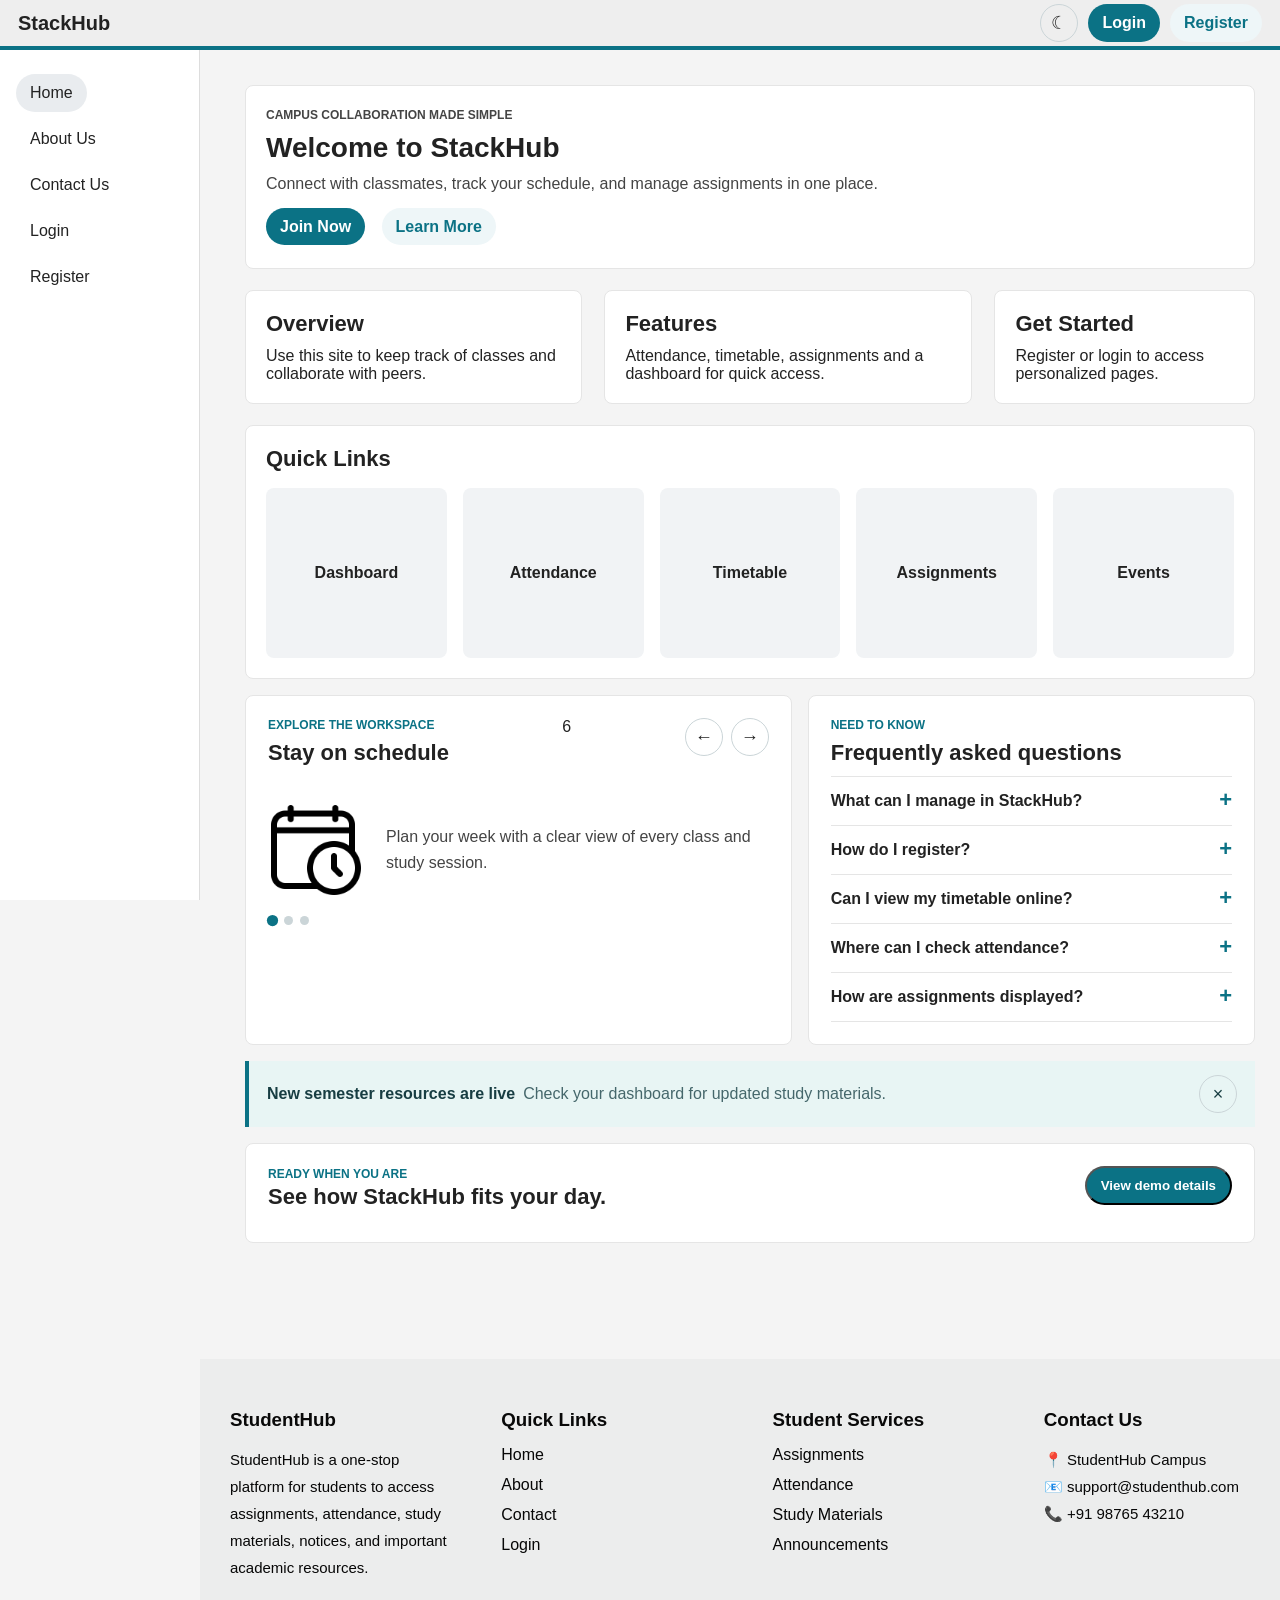
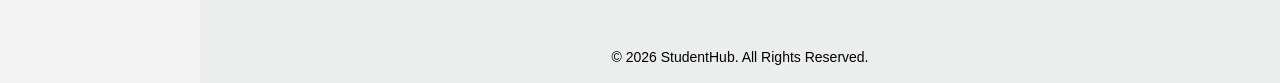
<file: index.html>
<!DOCTYPE html>
<html lang="en">
<head>
    <meta charset="UTF-8">
    <meta name="viewport" content="width=device-width, initial-scale=1.0">
    <link rel="stylesheet" href="style.css">
    <title>StackHub - Home</title>
</head>
<body>

    <header class="topbar">
        <div class="brand">StackHub</div>
        <div class="topbar-actions">
            <button class="icon-btn menu-toggle" type="button" aria-label="Open navigation" aria-expanded="false">&#9776;</button>
            <button class="icon-btn theme-toggle" type="button" aria-label="Switch to dark theme">&#9790;</button>
            <a class="primary-btn" href="login.html">Login</a>
            <a class="secondary-btn" href="reg.html">Register</a>
        </div>
    </header>

     <div class="sidebar">
        <ul class="sidebar-menu">
            <li class="active"><a href="index.html">Home</a></li>
            <li><a href="about.html">About Us</a></li>
            <li><a href="contact.html">Contact Us</a></li>
            <div class="sidebar-divider"></div>
            <li><a href="login.html">Login</a></li>
            <li><a href="reg.html">Register</a></li>
        </ul>
    </div>

    <div class="content homepage-content">
        <section class="hero-card">
            <p class="eyebrow">Campus collaboration made simple</p>
            <h1>Welcome to StackHub</h1>
            <p>Connect with classmates, track your schedule, and manage assignments in one place.</p>
            <div class="action-row">
                <a class="primary-btn" href="reg.html">Join Now</a>
                <a class="secondary-btn" href="about.html">Learn More</a>
            </div>
        </section>

        <section class="info-grid">
            <div class="info-card">
                <h2>Overview</h2>
                <p>Use this site to keep track of classes and collaborate with peers.</p>
            </div>
            <div class="info-card">
                <h2>Features</h2>
                <p>Attendance, timetable, assignments and a dashboard for quick access.</p>
            </div>
            <div class="info-card">
                <h2>Get Started</h2>
                <p>Register or login to access personalized pages.</p>
            </div>
        </section>

        <section class="quick-links">
            <h2>Quick Links</h2>
            <div class="link-row">
                <a href="dash.html">Dashboard</a>
                <a href="attendance.html">Attendance</a>
                <a href="timetable.html">Timetable</a>
                <a href="assignments.html">Assignments</a>
                <a href="events.html">Events</a>
            </div>
        </section>

        <section class="interactive-grid">
            <div class="slider-panel" aria-label="StackHub highlights">
                <div class="section-heading">
                    <div>
                        <p class="eyebrow">Explore the workspace</p>
                        <h2 id="slide-title">Stay on schedule</h2>
                    </div>6
                    
                    <div class="slider-controls">
                        <button class="icon-btn slide-prev" type="button" aria-label="Previous highlight">&#8592;</button>
                        <button class="icon-btn slide-next" type="button" aria-label="Next highlight">&#8594;</button>
                    </div>
                </div>
                <div class="slide" aria-live="polite">
                    <img id="slide-image" src="assets/timetable.png" alt="Timetable icon">
                    <p id="slide-copy">Plan your week with a clear view of every class and study session.</p>
                </div>
                <div class="slide-dots" role="tablist" aria-label="Choose a highlight">
                    <button class="slide-dot is-active" type="button" aria-label="Show highlight 1" aria-selected="true"></button>
                    <button class="slide-dot" type="button" aria-label="Show highlight 2" aria-selected="false"></button>
                    <button class="slide-dot" type="button" aria-label="Show highlight 3" aria-selected="false"></button>
                </div>
            </div>

            <div class="faq-panel">
                <p class="eyebrow">Need to know</p>
                <h2>Frequently asked questions</h2>
                <div id="faq-list" class="faq-list" aria-live="polite"><p class="data-status">Loading FAQs...</p></div>
            </div>
        </section>

        <section class="notice-banner" role="status" aria-labelledby="notice-title">
            <div><strong id="notice-title">Loading notices...</strong><span id="notice-message"></span></div>
            <button class="banner-close icon-btn" type="button" aria-label="Dismiss notification">&times;</button>
        </section>

        <section class="cta-strip">
            <div><p class="eyebrow">Ready when you are</p><h2>See how StackHub fits your day.</h2></div>
            <button class="primary-btn modal-open" type="button">View demo details</button>
        </section>
    </div>

    <div class="modal" role="dialog" aria-modal="true" aria-labelledby="modal-title" hidden>
        <div class="modal-card">
            <button class="modal-close icon-btn" type="button" aria-label="Close dialog">&times;</button>
            <p class="eyebrow">StackHub walkthrough</p>
            <h2 id="modal-title">Everything important, one calm dashboard.</h2>
            <p>Start with your attendance, move to today's timetable, and finish by checking assignment deadlines. The quick links keep those routine actions close at hand.</p>
            <a class="primary-btn" href="reg.html">Create your account</a>
        </div>
    </div>

    <footer class="footer">
        <div class="footer-container">

            <div class="footer-section">
                <h3>StudentHub</h3>
                <p>
                    StudentHub is a one-stop platform for students to access
                    assignments, attendance, study materials, notices, and
                    important academic resources.
                </p>
            </div>

            <div class="footer-section">
                <h3>Quick Links</h3>
                <ul>
                    <li><a href="index.html">Home</a></li>
                    <li><a href="about.html">About</a></li>
                    <li><a href="contact.html">Contact</a></li>
                    <li><a href="login.html">Login</a></li>
                </ul>
            </div>

            <div class="footer-section">
                <h3>Student Services</h3>
                <ul>
                    <li><a href="#">Assignments</a></li>
                    <li><a href="#">Attendance</a></li>
                    <li><a href="#">Study Materials</a></li>
                    <li><a href="#">Announcements</a></li>
                </ul>
            </div>

            <div class="footer-section">
                <h3>Contact Us</h3>
                <p>📍 StudentHub Campus</p>
                <p>📧 support@studenthub.com</p>
                <p>📞 +91 98765 43210</p>
            </div>

        </div>

        <div class="footer-bottom">
            <p>&copy; 2026 StudentHub. All Rights Reserved.</p>
        </div>
    </footer>

        <script src="script.js"></script>

</body>
</html>
</file>
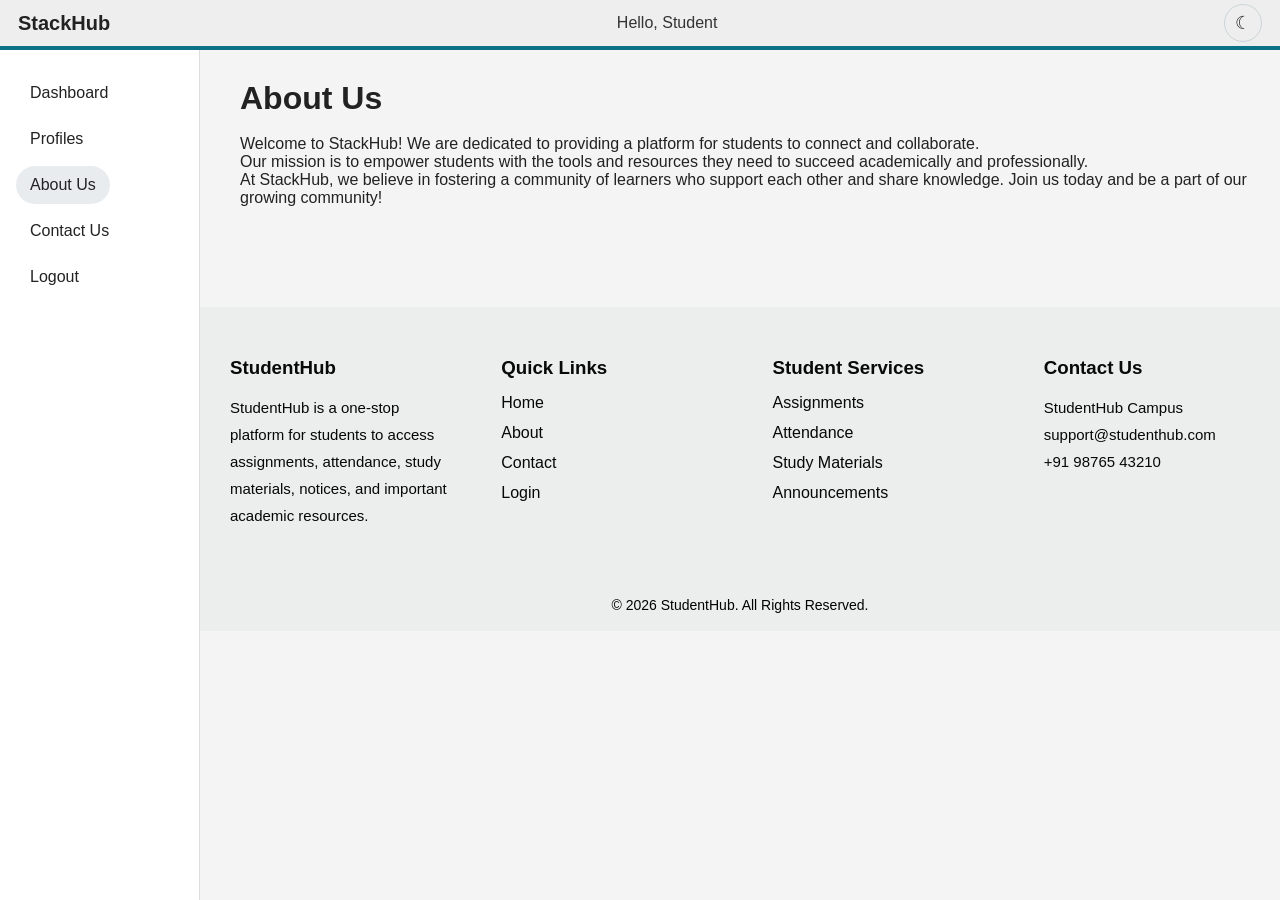
<file: about.html>
<html lang="en">
<head>
            <link rel="stylesheet" href="style.css">

    <meta charset="UTF-8">
    <meta name="viewport" content="width=device-width, initial-scale=1.0">
    <title>StackHub - About Us</title>
</head>
<body>
    <header class="topbar">
        <div class="brand">StackHub</div>
        <div class="user-greet">Hello, Student</div>
    </header>

    <div class="sidebar">
        <ul class="sidebar-menu">
            <li><a href="dash.html">Dashboard</a></li>
            <li><a href="profile.html">Profiles</a></li>
            <li class="active"><a href="about.html">About Us</a></li>
            <li><a href="contact.html">Contact Us</a></li>
            <div class="sidebar-divider"></div>
            <li><a href="index.html">Logout</a></li>
        </ul>
    </div>

    <div class="content">
        <h1>About Us</h1>
        <br>
        <p>Welcome to StackHub! We are dedicated to providing a platform for students to connect and collaborate.</p>
        <p>Our mission is to empower students with the tools and resources they need to succeed academically and professionally.</p>
        <p>At StackHub, we believe in fostering a community of learners who support each other and share knowledge. Join us today and be a part of our growing community!</p>   

    </div>
    <footer class="footer">
        <div class="footer-container">

            <div class="footer-section">
                <h3>StudentHub</h3>
                <p>
                    StudentHub is a one-stop platform for students to access
                    assignments, attendance, study materials, notices, and
                    important academic resources.
                </p>
            </div>

            <div class="footer-section">
                <h3>Quick Links</h3>
                <ul>
                    <li><a href="index.html">Home</a></li>
                    <li><a href="about.html">About</a></li>
                    <li><a href="contact.html">Contact</a></li>
                    <li><a href="login.html">Login</a></li>
                </ul>
            </div>

            <div class="footer-section">
                <h3>Student Services</h3>
                <ul>
                    <li><a href="#">Assignments</a></li>
                    <li><a href="#">Attendance</a></li>
                    <li><a href="#">Study Materials</a></li>
                    <li><a href="#">Announcements</a></li>
                </ul>
            </div>

            <div class="footer-section">
                <h3>Contact Us</h3>
                <p>StudentHub Campus</p>
                <p>support@studenthub.com</p>
                <p>+91 98765 43210</p>
            </div>

        </div>

        <div class="footer-bottom">
            <p>&copy; 2026 StudentHub. All Rights Reserved.</p>
        </div>
    </footer>
        <script src="script.js"></script>

</body>
</html>
</file>
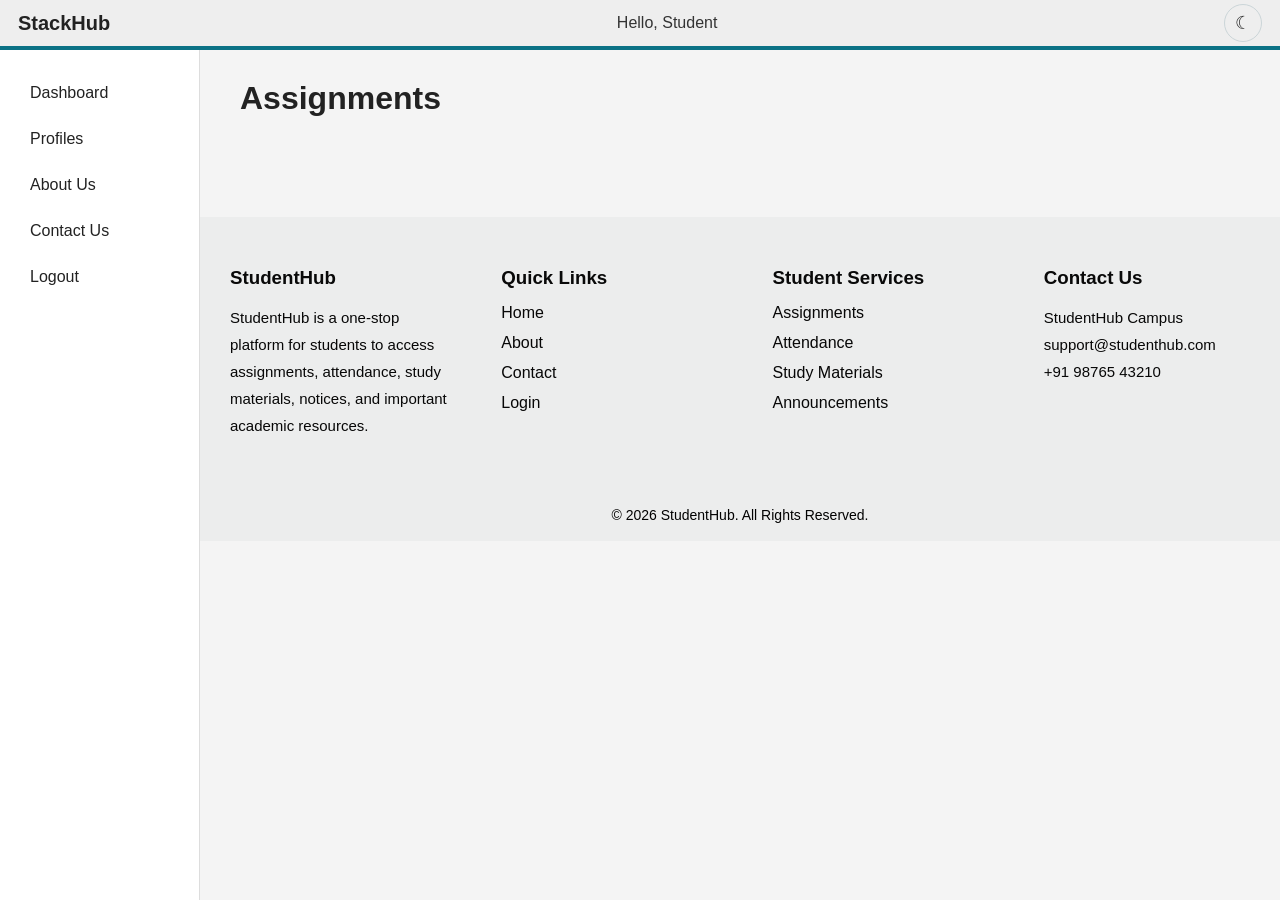
<file: assignments.html>
<html lang="en">
<head>
        <meta charset="UTF-8">
        <meta name="viewport" content="width=device-width, initial-scale=1.0">
        <link rel="stylesheet" href="style.css">
        <title>StackHub - Assignments</title>
</head>
<body>
    <header class="topbar">
        <div class="brand">StackHub</div>
        <div class="user-greet">Hello, Student</div>
    </header>

     <div class="sidebar">
        <ul class="sidebar-menu">
            <li><a href="dash.html">Dashboard</a></li>
            <li><a href="profile.html">Profiles</a></li>
            <li><a href="about.html">About Us</a></li>
            <li><a href="contact.html">Contact Us</a></li>
            <div class="sidebar-divider"></div>
            <li><a href="index.html">Logout</a></li>
        </ul>
    </div>

    <div class="content">
        <h1>Assignments</h1>
    </div>
    <footer class="footer">
        <div class="footer-container">

            <div class="footer-section">
                <h3>StudentHub</h3>
                <p>
                    StudentHub is a one-stop platform for students to access
                    assignments, attendance, study materials, notices, and
                    important academic resources.
                </p>
            </div>

            <div class="footer-section">
                <h3>Quick Links</h3>
                <ul>
                    <li><a href="index.html">Home</a></li>
                    <li><a href="about.html">About</a></li>
                    <li><a href="contact.html">Contact</a></li>
                    <li><a href="login.html">Login</a></li>
                </ul>
            </div>

            <div class="footer-section">
                <h3>Student Services</h3>
                <ul>
                    <li><a href="#">Assignments</a></li>
                    <li><a href="#">Attendance</a></li>
                    <li><a href="#">Study Materials</a></li>
                    <li><a href="#">Announcements</a></li>
                </ul>
            </div>

            <div class="footer-section">
                <h3>Contact Us</h3>
                <p>StudentHub Campus</p>
                <p>support@studenthub.com</p>
                <p>+91 98765 43210</p>
            </div>

        </div>

        <div class="footer-bottom">
            <p>&copy; 2026 StudentHub. All Rights Reserved.</p>
        </div>
    </footer>
        <script src="script.js"></script>

</body>
</html>
</file>
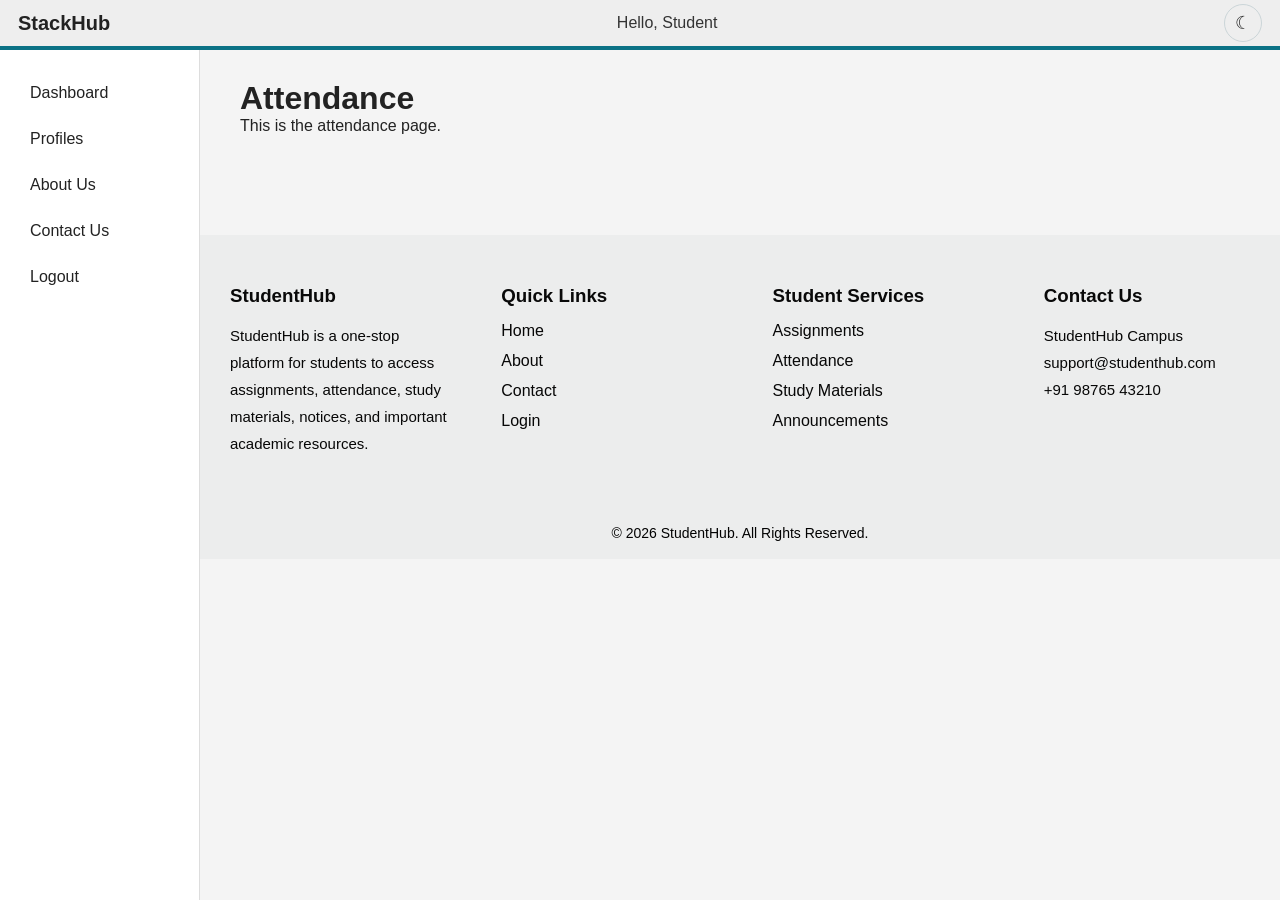
<file: attendance.html>
<html lang="en">
<head>
    <link rel="stylesheet" href="style.css">
    <meta charset="UTF-8">
    <meta name="viewport" content="width=device-width, initial-scale=1.0">
    <title>StackHub - Attendance</title>
</head>
<body>
    <header class="topbar">
        <div class="brand">StackHub</div>
        <div class="user-greet">Hello, Student</div>
    </header>

     <div class="sidebar">
        <ul class="sidebar-menu">
            <li><a href="dash.html">Dashboard</a></li>
            <li><a href="profile.html">Profiles</a></li>
            <li><a href="about.html">About Us</a></li>
            <li><a href="contact.html">Contact Us</a></li>
            <div class="sidebar-divider"></div>
            <li><a href="index.html">Logout</a></li>
        </ul>
    </div>

    <div class="content">
        <h1>Attendance</h1>
        <p>This is the attendance page.</p>
    </div>
    <footer class="footer">
        <div class="footer-container">

            <div class="footer-section">
                <h3>StudentHub</h3>
                <p>
                    StudentHub is a one-stop platform for students to access
                    assignments, attendance, study materials, notices, and
                    important academic resources.
                </p>
            </div>

            <div class="footer-section">
                <h3>Quick Links</h3>
                <ul>
                    <li><a href="index.html">Home</a></li>
                    <li><a href="about.html">About</a></li>
                    <li><a href="contact.html">Contact</a></li>
                    <li><a href="login.html">Login</a></li>
                </ul>
            </div>

            <div class="footer-section">
                <h3>Student Services</h3>
                <ul>
                    <li><a href="#">Assignments</a></li>
                    <li><a href="#">Attendance</a></li>
                    <li><a href="#">Study Materials</a></li>
                    <li><a href="#">Announcements</a></li>
                </ul>
            </div>

            <div class="footer-section">
                <h3>Contact Us</h3>
                <p>StudentHub Campus</p>
                <p>support@studenthub.com</p>
                <p>+91 98765 43210</p>
            </div>

        </div>

        <div class="footer-bottom">
            <p>&copy; 2026 StudentHub. All Rights Reserved.</p>
        </div>
    </footer>

    <script src="script.js"></script>

</body>
</html>
</file>
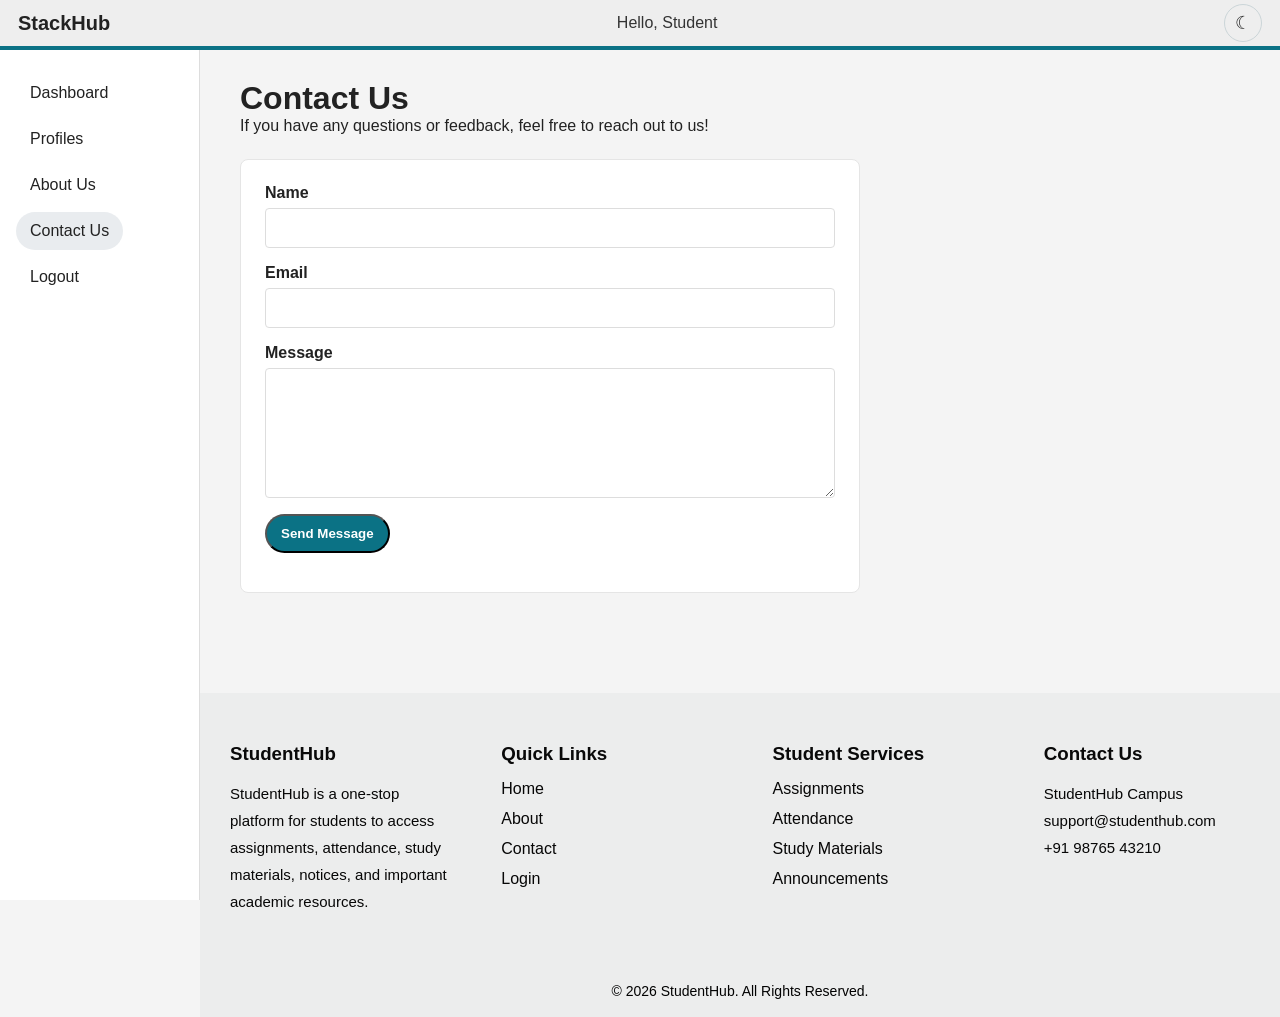
<file: contact.html>
<html lang="en">
<head>
            <link rel="stylesheet" href="style.css">

    <meta charset="UTF-8">
    <meta name="viewport" content="width=device-width, initial-scale=1.0">
    <title>StackHub - Contact Us</title>
</head>
<body>
    <header class="topbar">
        <div class="brand">StackHub</div>
        <div class="user-greet">Hello, Student</div>
    </header>

     <div class="sidebar">
        <ul class="sidebar-menu">
            <li><a href="dash.html">Dashboard</a></li>
            <li><a href="profile.html">Profiles</a></li>
            <li><a href="about.html">About Us</a></li>
            <li class="active"><a href="contact.html">Contact Us</a></li>
            <div class="sidebar-divider"></div>
            <li><a href="index.html">Logout</a></li>
        </ul>
    </div>

    <div class="content">
        <h1>Contact Us</h1>
        <p>If you have any questions or feedback, feel free to reach out to us!</p>
        <form class="contact-form" action="contact.php" method="post">
            <label for="contact-name">Name</label>
            <input type="text" id="contact-name" name="name" maxlength="80" required>

            <label for="contact-email">Email</label>
            <input type="email" id="contact-email" name="email" maxlength="120" required>

            <label for="contact-message">Message</label>
            <textarea id="contact-message" name="message" rows="6" maxlength="1000" required></textarea>

            <button class="primary-btn" type="submit">Send Message</button>
        </form>
    </div>

    <footer class="footer">
        <div class="footer-container">

            <div class="footer-section">
                <h3>StudentHub</h3>
                <p>
                    StudentHub is a one-stop platform for students to access
                    assignments, attendance, study materials, notices, and
                    important academic resources.
                </p>
            </div>

            <div class="footer-section">
                <h3>Quick Links</h3>
                <ul>
                    <li><a href="index.html">Home</a></li>
                    <li><a href="about.html">About</a></li>
                    <li><a href="contact.html">Contact</a></li>
                    <li><a href="login.html">Login</a></li>
                </ul>
            </div>

            <div class="footer-section">
                <h3>Student Services</h3>
                <ul>
                    <li><a href="#">Assignments</a></li>
                    <li><a href="#">Attendance</a></li>
                    <li><a href="#">Study Materials</a></li>
                    <li><a href="#">Announcements</a></li>
                </ul>
            </div>

            <div class="footer-section">
                <h3>Contact Us</h3>
                <p>StudentHub Campus</p>
                <p>support@studenthub.com</p>
                <p>+91 98765 43210</p>
            </div>

        </div>

        <div class="footer-bottom">
            <p>&copy; 2026 StudentHub. All Rights Reserved.</p>
        </div>
    </footer>
    <script src="script.js"></script>

</body>
</html>
</file>
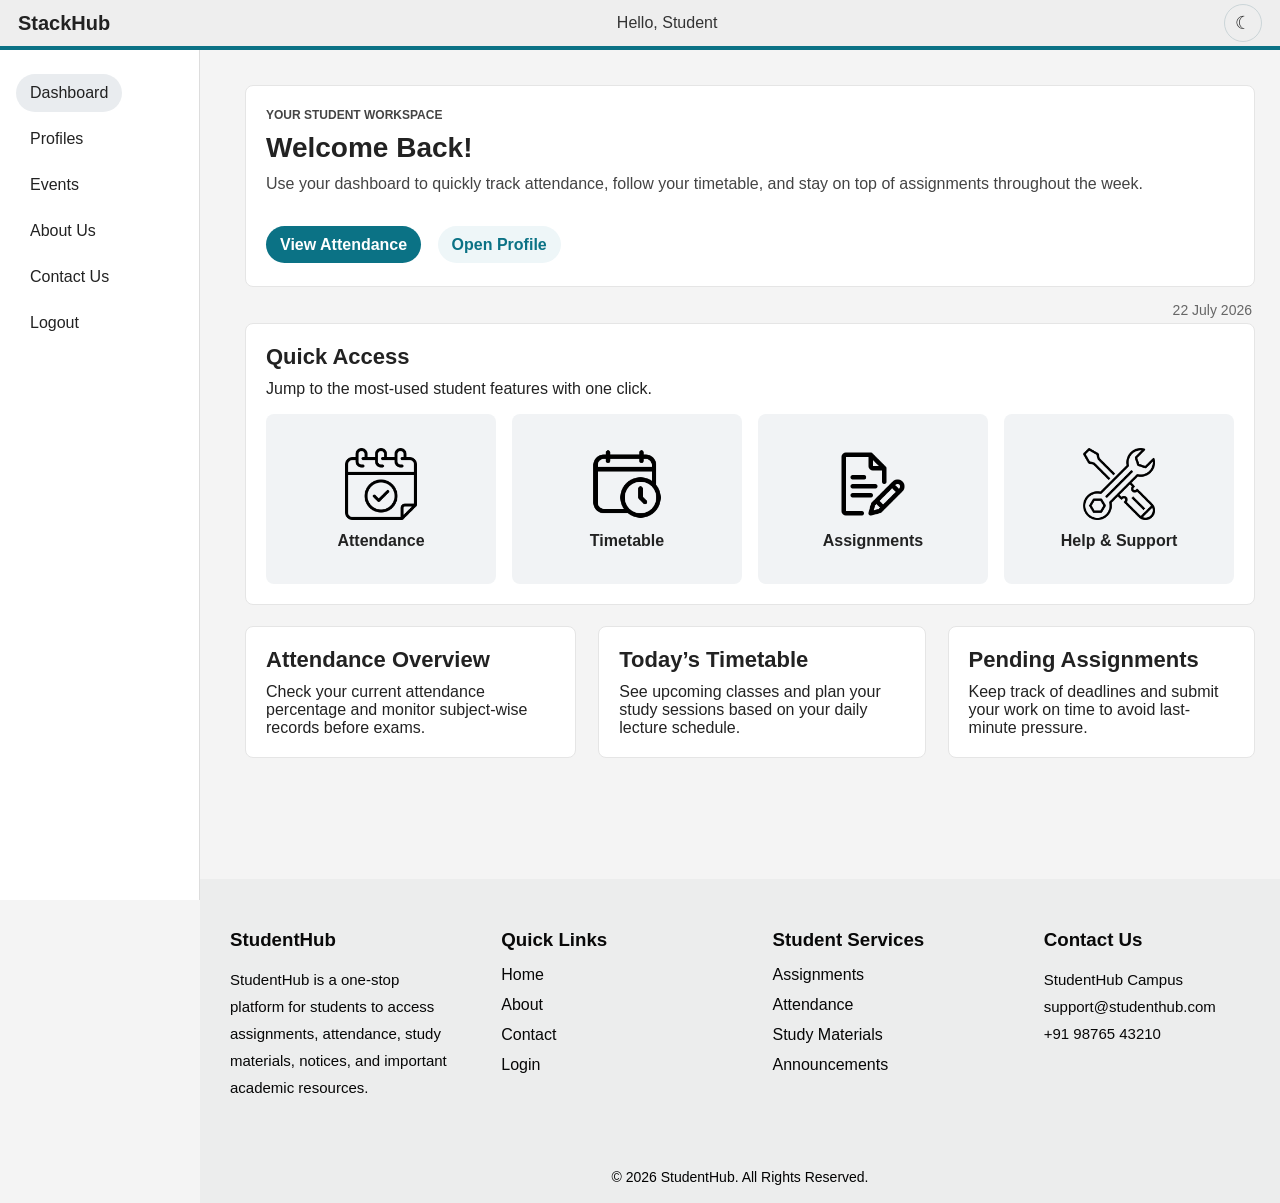
<file: dash.html>
<html lang="en">
<head>
    <link rel="stylesheet" href="style.css">
    <meta charset="UTF-8">
    <meta name="viewport" content="width=device-width, initial-scale=1.0">
    <title>StackHub - Dashboard</title>
</head>
<body>
    <header class="topbar">
        <div class="brand">StackHub</div>
        <div class="user-greet">Hello, Student</div>
    </header>

        <div class="sidebar">
        <ul class="sidebar-menu">
            <li class="active"><a href="dash.html">Dashboard</a></li>
            <li><a href="profile.html">Profiles</a></li>
            <li><a href="events.html">Events</a></li>
            <li><a href="about.html">About Us</a></li>
            <li><a href="contact.html">Contact Us</a></li>
            <div class="sidebar-divider"></div>
            <li><a href="index.html">Logout</a></li>
        </ul>
    </div>

    <div class="content homepage-content"> 
        <section class="hero-card">
            <p class="eyebrow">Your student workspace</p>
            <h1>Welcome Back!</h1>
            <p>Use your dashboard to quickly track attendance, follow your timetable, and stay on top of assignments throughout the week.</p>
            <br>
            <div class="action-row">
                <a class="primary-btn" href="attendance.html">View Attendance</a>
                <a class="secondary-btn" href="profile.html">Open Profile</a>
            </div>
        </section>
        <div class="page-date">22 July 2026</div>

        <section class="quick-links">
            <h2>Quick Access</h2>
            <p>Jump to the most-used student features with one click.</p>
            <div class="link-row">
                <a class="feature-card" href="attendance.html">
                    <img src="assets/attendence.png" alt="Attendance icon">
                    <span>Attendance</span>
                </a>
                <a class="feature-card" href="timetable.html">
                    <img src="assets/timetable.png" alt="Timetable icon">
                    <span>Timetable</span>
                </a>
                <a class="feature-card" href="assignments.html">
                    <img src="assets/assignment.png" alt="Assignments icon">
                    <span>Assignments</span>
                </a>
                <a class="feature-card" href="contact.html">
                    <img src="assets/helpandsupport.png" alt="Help and support icon">
                    <span>Help & Support</span>
                </a>
            </div>
        </section>

        <section class="info-grid">
            <div class="info-card">
                <h2>Attendance Overview</h2>
                <p>Check your current attendance percentage and monitor subject-wise records before exams.</p>
            </div>
            <div class="info-card">
                <h2>Today’s Timetable</h2>
                <p>See upcoming classes and plan your study sessions based on your daily lecture schedule.</p>
            </div>
            <div class="info-card">
                <h2>Pending Assignments</h2>
                <p>Keep track of deadlines and submit your work on time to avoid last-minute pressure.</p>
            </div>
        </section>

    </div>

    <footer class="footer">
        <div class="footer-container">

            <div class="footer-section">
                <h3>StudentHub</h3>
                <p>
                    StudentHub is a one-stop platform for students to access
                    assignments, attendance, study materials, notices, and
                    important academic resources.
                </p>
            </div>

            <div class="footer-section">
                <h3>Quick Links</h3>
                <ul>
                    <li><a href="index.html">Home</a></li>
                    <li><a href="about.html">About</a></li>
                    <li><a href="contact.html">Contact</a></li>
                    <li><a href="login.html">Login</a></li>
                </ul>
            </div>

            <div class="footer-section">
                <h3>Student Services</h3>
                <ul>
                    <li><a href="#">Assignments</a></li>
                    <li><a href="#">Attendance</a></li>
                    <li><a href="#">Study Materials</a></li>
                    <li><a href="#">Announcements</a></li>
                </ul>
            </div>

            <div class="footer-section">
                <h3>Contact Us</h3>
                <p>StudentHub Campus</p>
                <p>support@studenthub.com</p>
                <p>+91 98765 43210</p>
            </div>

        </div>

        <div class="footer-bottom">
            <p>&copy; 2026 StudentHub. All Rights Reserved.</p>
        </div>
    </footer>
        <script src="script.js"></script>

</body>
</html>
</file>
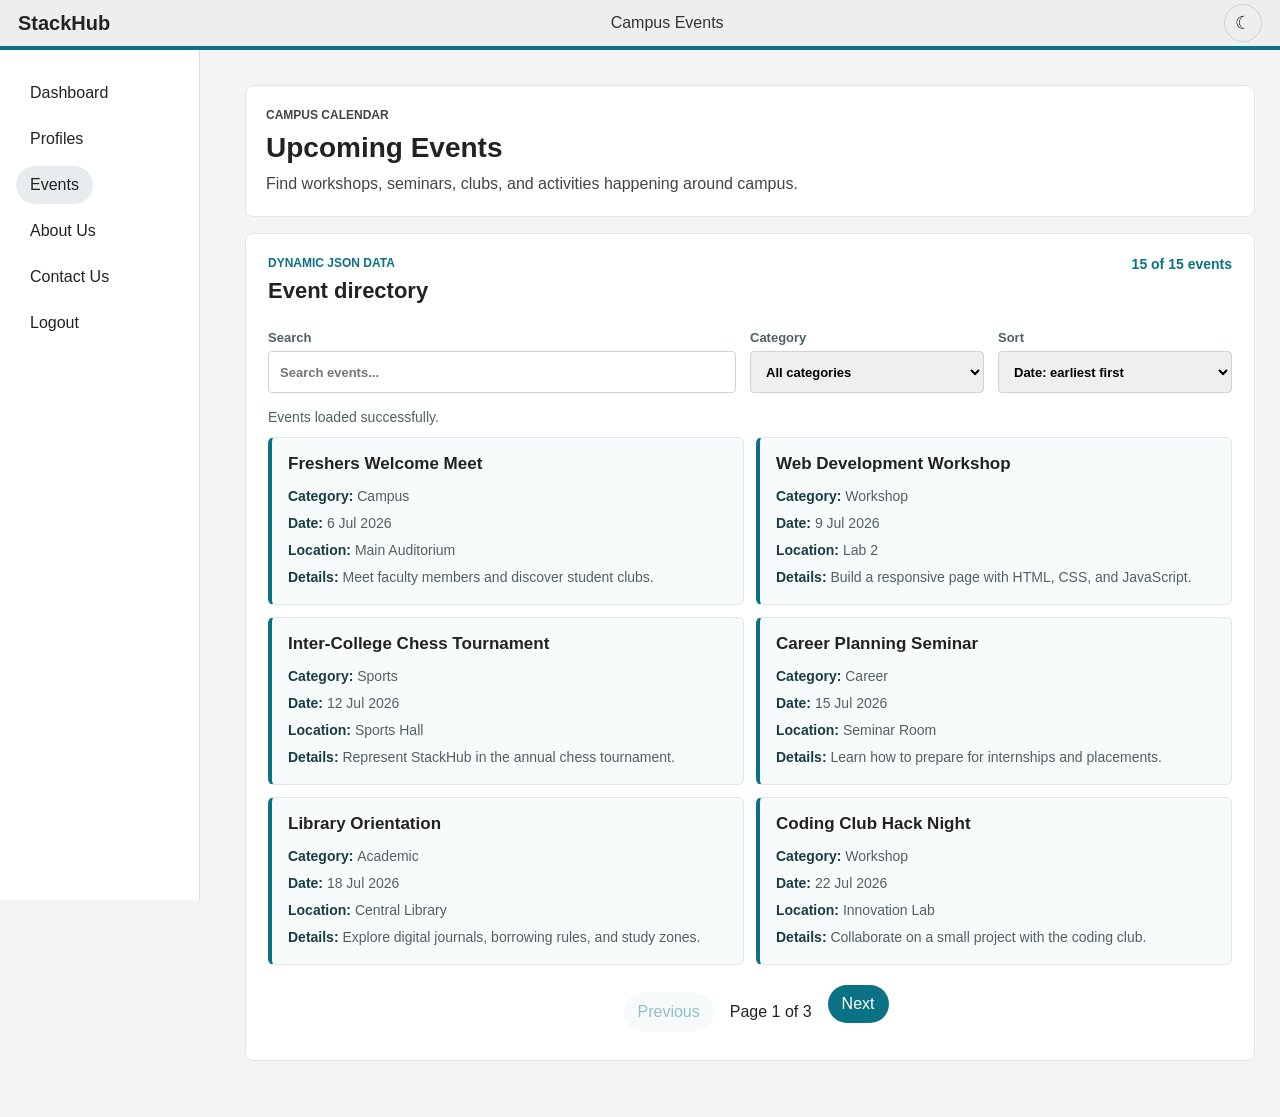
<file: events.html>
<!DOCTYPE html>
<html lang="en">
<head>
    <meta charset="UTF-8">
    <meta name="viewport" content="width=device-width, initial-scale=1.0">
    <link rel="stylesheet" href="style.css">
    <title>StackHub - Events</title>
</head>
<body>
    <header class="topbar"><div class="brand">StackHub</div><div class="user-greet">Campus Events</div></header>
    <div class="sidebar">
        <ul class="sidebar-menu">
            <li><a href="dash.html">Dashboard</a></li>
            <li><a href="profile.html">Profiles</a></li>
            <li class="active"><a href="events.html">Events</a></li>
            <li><a href="about.html">About Us</a></li>
            <li><a href="contact.html">Contact Us</a></li>
            <div class="sidebar-divider"></div><li><a href="index.html">Logout</a></li>
        </ul>
    </div>
    <main class="content">
        <section class="hero-card"><p class="eyebrow">Campus calendar</p><h1>Upcoming Events</h1><p>Find workshops, seminars, clubs, and activities happening around campus.</p></section>
        <section class="events-panel" aria-labelledby="events-heading">
            <div class="section-heading"><div><p class="eyebrow">Dynamic JSON data</p><h2 id="events-heading">Event directory</h2></div><span id="events-count" class="record-count">Loading...</span></div>
            <div class="events-controls">
                <label for="event-search">Search<input id="event-search" type="search" placeholder="Search events..."></label>
                <label for="event-filter">Category<select id="event-filter"></select></label>
                <label for="event-sort">Sort<select id="event-sort"><option value="date-asc">Date: earliest first</option><option value="date-desc">Date: latest first</option><option value="title-asc">Title: A to Z</option><option value="title-desc">Title: Z to A</option></select></label>
            </div>
            <p id="events-status" class="data-status" role="status">Loading events...</p>
            <div id="events-list" class="data-list"></div>
            <nav class="pagination" aria-label="Event pages"><button id="events-previous" class="secondary-btn" type="button">Previous</button><span id="events-page">Page 1</span><button id="events-next" class="primary-btn" type="button">Next</button></nav>
        </section>
    </main>
    <script src="script.js"></script>
</body>
</html>
</file>
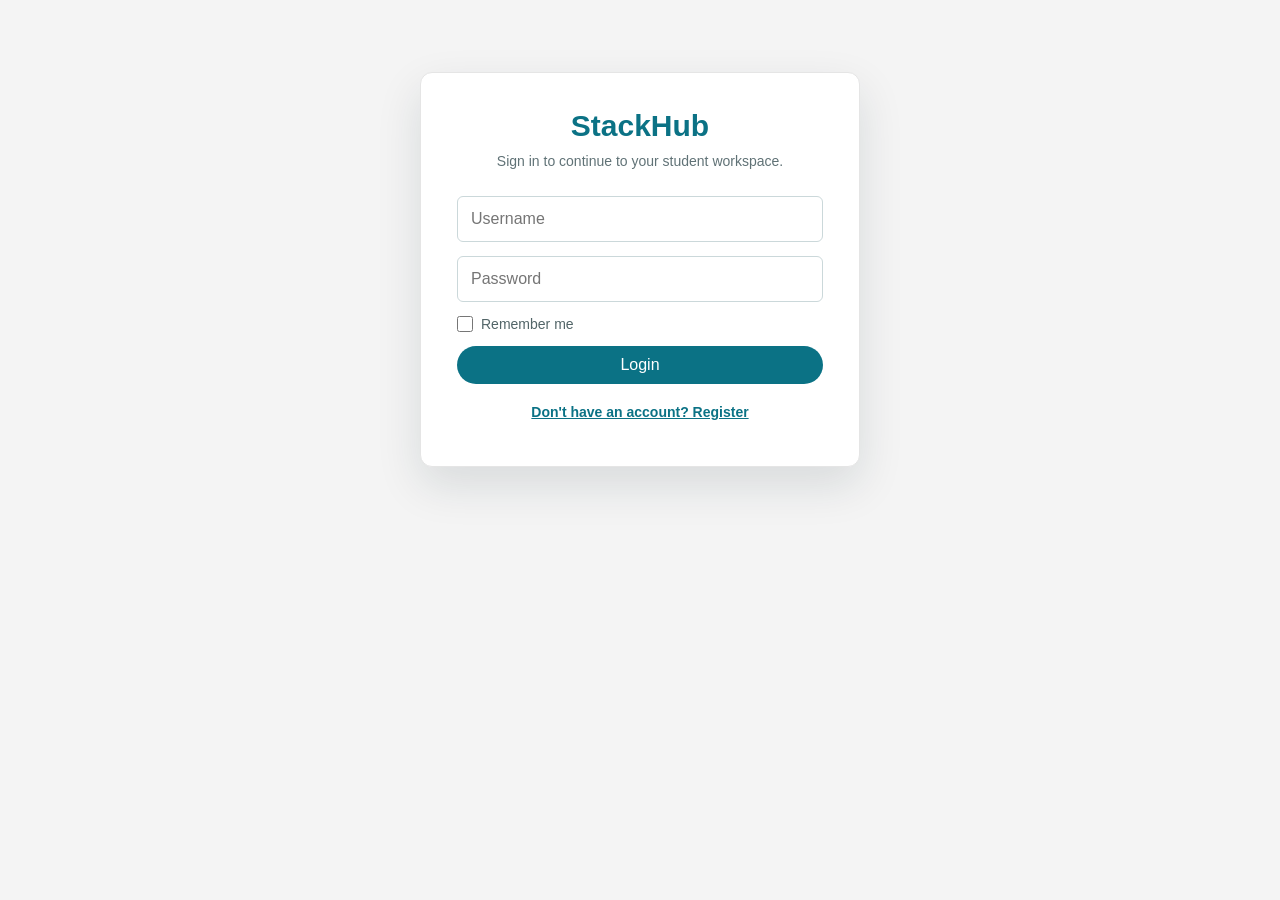
<file: login.html>
<html lang="en">
<head>
        <link rel="stylesheet" href="style.css">

    <meta charset="UTF-8">
    <meta name="viewport" content="width=device-width, initial-scale=1.0">
    <title>StackHub - Login</title>
</head>
<body>
    <main class="login auth-card">
    <h1>StackHub</h1>
    <p class="auth-subtitle">Sign in to continue to your student workspace.</p>
    <form class="auth-form" action="login.php" method="post" onsubmit="return vlogin()">
        <input type="text" id="loginUname" name="username" placeholder="Username" aria-label="Username" autocomplete="username" maxlength="20" required>
        <input type="password" id="loginPass" name="password" placeholder="Password" aria-label="Password" autocomplete="current-password" required>
        <label class="remember-option"><input type="checkbox" name="remember" value="1"> Remember me</label>
        <button type="submit" class="primary-btn">Login</button>
    </form>
    <a href="reg.html">Don't have an account? Register</a>
    <div id="loginErrmsg" style="color: red; margin-bottom: 10px;"></div>
    </main>
    <script src="script.js"></script>
</body>
</html>
</file>
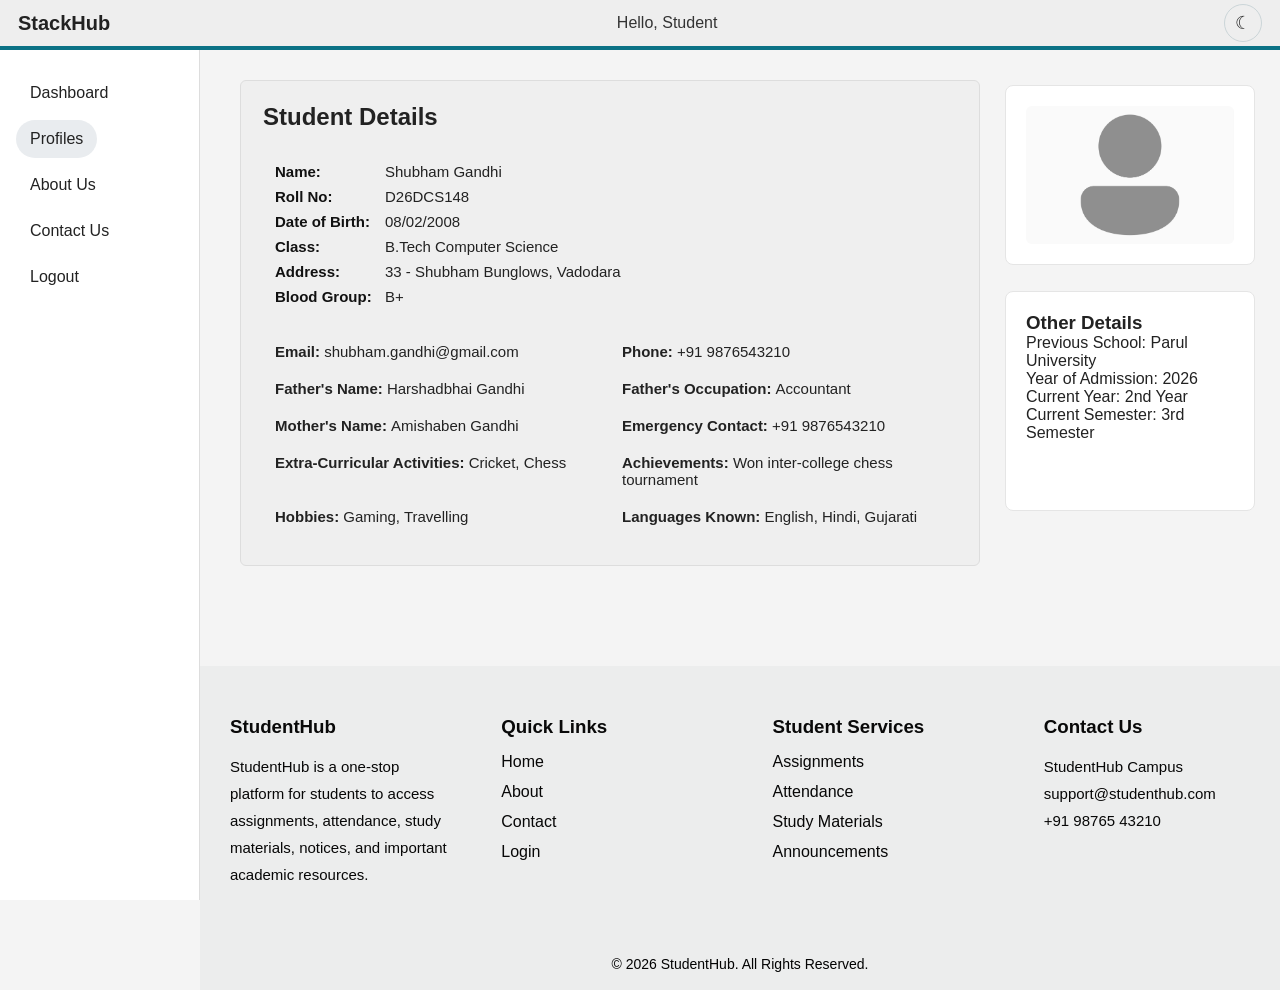
<file: profile.html>
<html lang="en">
<head>
            <link rel="stylesheet" href="style.css">

    <meta charset="UTF-8">
    <meta name="viewport" content="width=device-width, initial-scale=1.0">
    <title>StackHub - Profile</title>
</head>
<body>
    <header class="topbar">
        <div class="brand">StackHub</div>
        <div class="user-greet">Hello, Student</div>
    </header>

     <div class="sidebar">
        <ul class="sidebar-menu">
            <li><a href="dash.html">Dashboard</a></li>
            <li class="active"><a href="profile.html">Profiles</a></li>
            <li><a href="about.html">About Us</a></li>
            <li><a href="contact.html">Contact Us</a></li>
            <div class="sidebar-divider"></div>
            <li><a href="index.html">Logout</a></li>
        </ul>
    </div>

    <main class="content">
        <div class="content-grid">
            <section class="main-column">
                <div class="student-details">
                    <h2>Student Details</h2>
                    <div class="details-lines">
                        <div id="student-primary" class="student-info"><p class="data-status">Loading profile...</p></div>
                        <div id="student-secondary" class="student-info-grid"></div>
                    </div>
                </div>
            </section>

            <aside class="right-column">
                <div class="student-image info-card">
                    <img src="assets/student.png" alt="Student photo" class="student-photo" onerror="this.onerror=null;this.src='https://via.placeholder.com/300x300?text=Student'">
                </div>
                <div class="other-details info-card">
                    <h3>Other Details</h3>
                    <div id="student-academic"><p class="data-status">Loading academic details...</p></div>
                </div>
            </aside>
        </div>

    </main>

    <footer class="footer">
        <div class="footer-container">

            <div class="footer-section">
                <h3>StudentHub</h3>
                <p>
                    StudentHub is a one-stop platform for students to access
                    assignments, attendance, study materials, notices, and
                    important academic resources.
                </p>
            </div>

            <div class="footer-section">
                <h3>Quick Links</h3>
                <ul>
                    <li><a href="index.html">Home</a></li>
                    <li><a href="about.html">About</a></li>
                    <li><a href="contact.html">Contact</a></li>
                    <li><a href="login.html">Login</a></li>
                </ul>
            </div>

            <div class="footer-section">
                <h3>Student Services</h3>
                <ul>
                    <li><a href="#">Assignments</a></li>
                    <li><a href="#">Attendance</a></li>
                    <li><a href="#">Study Materials</a></li>
                    <li><a href="#">Announcements</a></li>
                </ul>
            </div>

            <div class="footer-section">
                <h3>Contact Us</h3>
                <p>StudentHub Campus</p>
                <p>support@studenthub.com</p>
                <p>+91 98765 43210</p>
            </div>

        </div>

        <div class="footer-bottom">
            <p>&copy; 2026 StudentHub. All Rights Reserved.</p>
        </div>
    </footer>
        <script src="script.js"></script>

</body>
</html>
</file>
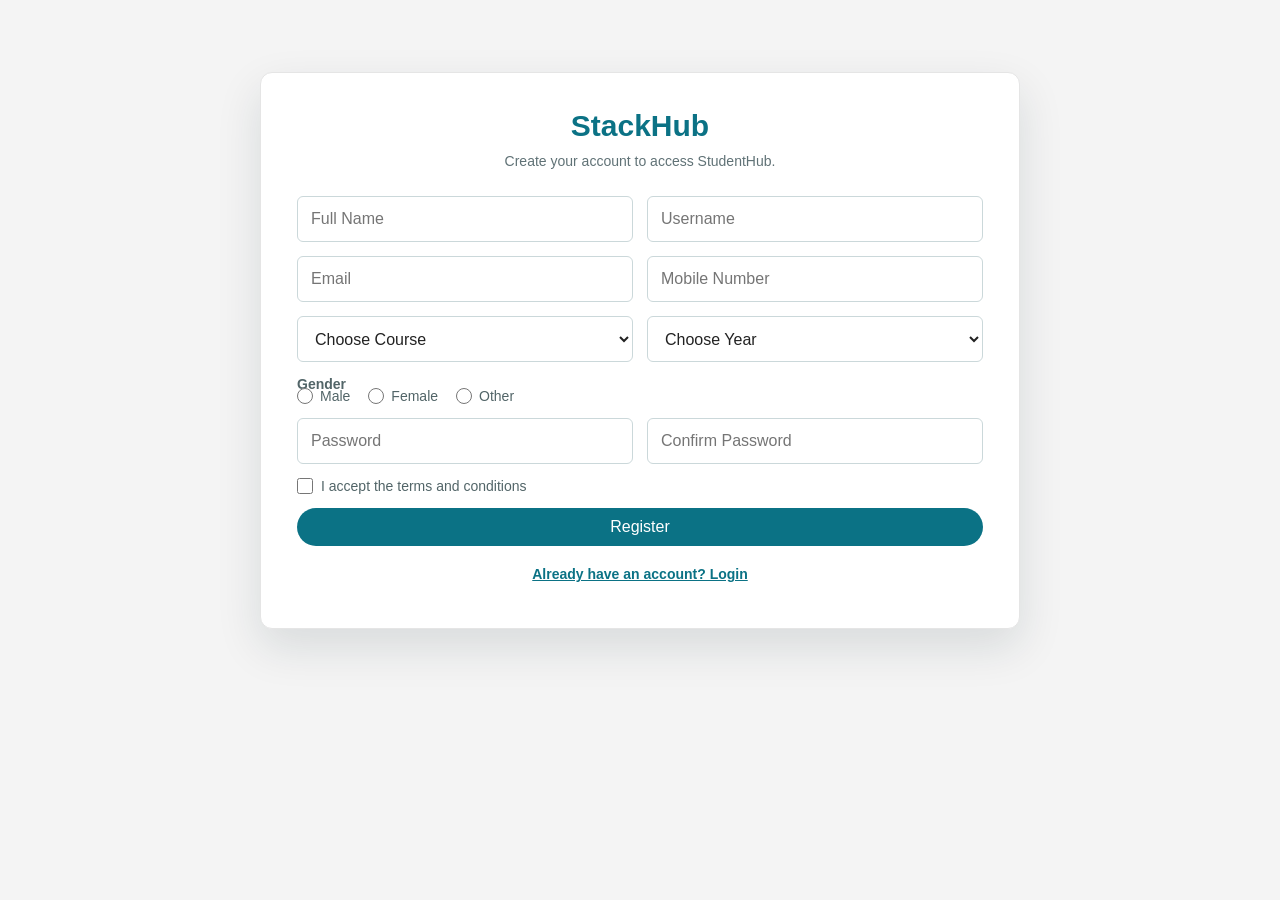
<file: reg.html>
<html lang="en">
<head>
        <link rel="stylesheet" href="style.css">

    <meta charset="UTF-8">
    <meta name="viewport" content="width=device-width, initial-scale=1.0">
    <title>StackHub - Register</title>
</head>
<body>
          <main class="login auth-card registration-card">
    <h1>
        StackHub
    </h1>
        <p class="auth-subtitle">Create your account to access StudentHub.</p>
        <form class="registration-form" action="register.php" method="post" onsubmit="return vreg()">
            <input type="text" id="full-name" name="full_name" placeholder="Full Name" aria-label="Full name" autocomplete="name" maxlength="80" required>
            <input type="text" id="uname" name="username" placeholder="Username" aria-label="Username" autocomplete="username" maxlength="20" required>
            <input type="email" id="email" name="email" placeholder="Email" aria-label="Email address" autocomplete="email" required>
            <input type="tel" id="phone" name="phone" placeholder="Mobile Number" aria-label="Mobile number" autocomplete="tel" maxlength="10" pattern="[0-9]{10}" required>
            <select id="course" name="course" required>
                <option value="" selected disabled>Choose Course</option>
                <option value="B.Tech Computer Science">B.Tech Computer Science</option>
                <option value="B.Tech Information Technology">B.Tech Information Technology</option>
                <option value="B.Tech Data Science">B.Tech Data Science</option>
                <option value="B.Tech Cyber Security">B.Tech Cyber Security</option>
            </select>
            <select id="year" name="year" required>
                <option value="" selected disabled>Choose Year</option>
                <option value="1">First Year</option>
                <option value="2">Second Year</option>
                <option value="3">Third Year</option>
                <option value="4">Fourth Year</option>
            </select>
            <fieldset class="gender-group">
                <legend>Gender</legend>
                <label><input type="radio" name="gender" value="Male" required> Male</label>
                <label><input type="radio" name="gender" value="Female"> Female</label>
                <label><input type="radio" name="gender" value="Other"> Other</label>
            </fieldset>
            <input type="password" id="pass" name="password" placeholder="Password" aria-label="Password" autocomplete="new-password" required>
            <input type="password" id="confirm-pass" name="confirm_password" placeholder="Confirm Password" aria-label="Confirm password" autocomplete="new-password" required>
            <label class="terms-option"><input type="checkbox" id="terms" name="terms" value="accepted" required> I accept the terms and conditions</label>
            <button class="primary-btn" type="submit">Register</button>
        </form>
    <a href="login.html">Already have an account? Login</a>
    <div id="errmsg" style="color: red; margin-bottom: 10px;"></div>
    </main>
        <script src="script.js"></script>

</body>
</html>
</file>
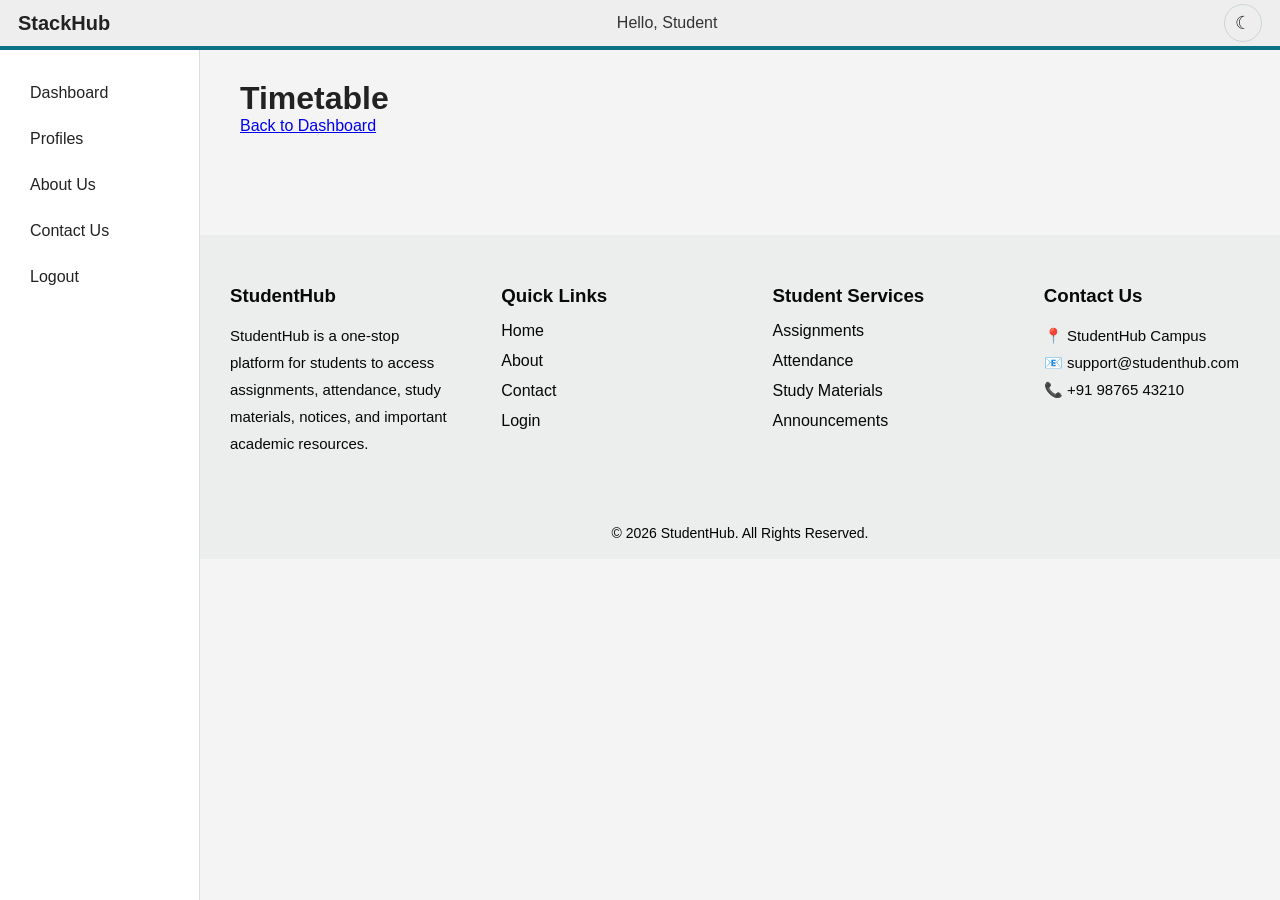
<file: timetable.html>
<html lang="en">
<head>
    <link rel="stylesheet" href="style.css">
    <meta charset="UTF-8">
    <meta name="viewport" content="width=device-width, initial-scale=1.0">
    <title>StackHub - Timetable</title>
</head>
<body>
    <header class="topbar">
        <div class="brand">StackHub</div>
        <div class="user-greet">Hello, Student</div>
    </header>

     <div class="sidebar">
        <ul class="sidebar-menu">
            <li><a href="dash.html">Dashboard</a></li>
            <li><a href="profile.html">Profiles</a></li>
            <li><a href="about.html">About Us</a></li>
            <li><a href="contact.html">Contact Us</a></li>
            <div class="sidebar-divider"></div>
            <li><a href="index.html">Logout</a></li>
        </ul>
    </div>

    <div class="content">
        <h1>Timetable</h1>
        <a href="dash.html">Back to Dashboard</a><br>
    </div>
    <footer class="footer">
        <div class="footer-container">

            <div class="footer-section">
                <h3>StudentHub</h3>
                <p>
                    StudentHub is a one-stop platform for students to access
                    assignments, attendance, study materials, notices, and
                    important academic resources.
                </p>
            </div>

            <div class="footer-section">
                <h3>Quick Links</h3>
                <ul>
                    <li><a href="index.html">Home</a></li>
                    <li><a href="about.html">About</a></li>
                    <li><a href="contact.html">Contact</a></li>
                    <li><a href="login.html">Login</a></li>
                </ul>
            </div>

            <div class="footer-section">
                <h3>Student Services</h3>
                <ul>
                    <li><a href="#">Assignments</a></li>
                    <li><a href="#">Attendance</a></li>
                    <li><a href="#">Study Materials</a></li>
                    <li><a href="#">Announcements</a></li>
                </ul>
            </div>

            <div class="footer-section">
                <h3>Contact Us</h3>
                <p>📍 StudentHub Campus</p>
                <p>📧 support@studenthub.com</p>
                <p>📞 +91 98765 43210</p>
            </div>

        </div>

        <div class="footer-bottom">
            <p>&copy; 2026 StudentHub. All Rights Reserved.</p>
        </div>
    </footer>
        <script src="script.js"></script>

</body>
</html>
</file>
<file: style.css>
* {
  box-sizing: border-box;
  margin: 0;
  padding: 0;
}

body {
  font-family: Arial, Helvetica, sans-serif;
  background: #f4f4f4;
  color: #222;
}

.login {
  width: min(100% - 32px, 440px);
  margin: 72px auto;
  padding: 36px;
  background: #fff;
  border: 1px solid #e5e5e5;
  border-radius: 12px;
  box-shadow: 0 18px 45px rgba(18, 45, 49, 0.12);
  text-align: center;
}

.registration-card {
  width: min(100% - 32px, 760px);
}

.login h1 {
  margin-bottom: 8px;
  color: #0b7285;
  font-size: 30px;
}

.auth-subtitle {
  margin-bottom: 24px;
  color: #607276;
  font-size: 14px;
  line-height: 1.5;
}

.auth-form,
.registration-form {
  display: grid;
  gap: 14px;
  margin-bottom: 20px;
}

.registration-form {
  grid-template-columns: repeat(2, minmax(0, 1fr));
  text-align: left;
}

.auth-form input:not([type="checkbox"]),
.registration-form input:not([type="radio"]):not([type="checkbox"]),
.registration-form select {
  width: 100%;
  min-height: 46px;
  padding: 11px 13px;
  border: 1px solid #cbd8da;
  border-radius: 6px;
  background: #fff;
  color: #222;
  font: inherit;
  transition: border-color 0.2s ease, box-shadow 0.2s ease;
}

.auth-form input:focus,
.registration-form input:focus,
.registration-form select:focus {
  outline: 3px solid rgba(11, 114, 133, 0.16);
  border-color: #0b7285;
}

.auth-form .primary-btn,
.registration-form .primary-btn,
.terms-option,
.gender-group {
  grid-column: 1 / -1;
}

.auth-form .primary-btn,
.registration-form .primary-btn {
  width: 100%;
  margin: 0;
  border: 0;
  cursor: pointer;
  font: inherit;
}

.remember-option,
.terms-option {
  display: flex;
  align-items: center;
  gap: 8px;
  color: #526568;
  font-size: 14px;
  text-align: left;
}

.remember-option input,
.terms-option input,
.gender-group input {
  width: 16px;
  height: 16px;
  accent-color: #0b7285;
}

.gender-group {
  display: flex;
  flex-wrap: wrap;
  gap: 12px 18px;
  margin: 0;
  padding: 0;
  border: 0;
}

.gender-group legend {
  width: 100%;
  margin-bottom: -4px;
  color: #526568;
  font-size: 14px;
  font-weight: 600;
}

.gender-group label {
  display: inline-flex;
  align-items: center;
  gap: 7px;
  color: #526568;
  font-size: 14px;
}

.login > a {
  color: #0b7285;
  font-size: 14px;
  font-weight: 600;
}

body[data-theme="dark"] .auth-subtitle,
body[data-theme="dark"] .remember-option,
body[data-theme="dark"] .terms-option,
body[data-theme="dark"] .gender-group legend,
body[data-theme="dark"] .gender-group label {
  color: #c5d5d6;
}

body[data-theme="dark"] .auth-form input:not([type="checkbox"]),
body[data-theme="dark"] .registration-form input:not([type="radio"]):not([type="checkbox"]),
body[data-theme="dark"] .registration-form select {
  background: #1b292c;
  border-color: #50666a;
  color: #edf5f4;
}
.sidebar {
  width: 200px;
  background: #fff;
  border-right: 1px solid #ddd;
  position: fixed;
  top: 0;
  left: 0;
  height: 100%;
  padding: 16px;
}

.sidebar-brand {
  font-weight: bold;
  margin-bottom: 15px;
  font-size: 25px;
}

.sidebar-menu {
  list-style: none;
}

.sidebar-menu li {
  margin: 8px 0;
}

.sidebar-menu a {
  color: #222;
  text-decoration: none;
  padding: 10px 14px;
  display: inline-block;
}

.sidebar-menu li.active a {
  background: #e9ecef;
  border-radius: 20px;
}

.sidebar-menu a:hover {
  background: #e9ecef;
  border-radius: 20px;
}

.slidebar-divider {
  height: 1px;
  background: #ddd;
  margin: 12px 0;
}
.content {
  margin-left: 220px;
  padding: 20px;
}

.contact-form {
  max-width: 620px;
  margin-top: 24px;
  padding: 24px;
  background: #fff;
  border: 1px solid #e5e5e5;
  border-radius: 8px;
}

.contact-form label {
  display: block;
  margin: 0 0 6px;
  font-weight: 600;
}

.contact-form input,
.contact-form textarea {
  width: 100%;
  padding: 10px;
  margin: 0 0 16px;
  border: 1px solid #ddd;
  border-radius: 4px;
  font: inherit;
}

.contact-form textarea {
  resize: vertical;
}

.hero-card {
  background: #fff;
  padding: 20px;
  border: 1px solid #e5e5e5;
  border-radius: 8px;
  margin-bottom: 16px;
  margin: 5px;
}

.eyebrow {
  color: #0b7285;
  font-size: 12px;
  font-weight: 700;
  text-transform: uppercase;
  margin-bottom: 8px;
}

.hero-card h1 {
  font-size: 28px;
  margin-bottom: 8px;
}

.hero-card p {
  color: #444;
  line-height: 1.5;
}

.action-row {
  margin-top: 22px;
  margin-bottom: 12px;
}

.primary-btn,
.secondary-btn {
  text-decoration: none;
  padding: 10px 14px;
  border-radius: 25px;
  font-weight: 600;
}

.primary-btn {
  background: #0b7285;
  color: #fff;
  margin-bottom: 15px;
}

.secondary-btn {
  background: #eef6f8;
  color: #0b7285;
  margin-left: 12px;
}
.primary-btn:hover {
  background: #095c66;
}

.secondary-btn:hover {
  background: #dbe9ec;
}
.info-grid {
  display: flex;
  gap: 12px;
  margin: 16px 0;
}

.info-card h2 {
  font-size: 22px;
  margin-bottom: 10px;
}
.info-card {
  background: #fff;
  padding: 20px;
  border: 1px solid #e5e5e5;
  border-radius: 8px;
  margin-bottom: 16px;
  margin: 5px;
}

.quick-links {
  background: #fff;
  padding: 20px;
  border: 1px solid #e5e5e5;
  border-radius: 8px;
  margin-bottom: 16px;
  margin: 5px;
}
.quick-links h2 {
  font-size: 22px;
  margin-bottom: 10px;
}

.link-row {
  display: flex;
  gap: 16px;
  margin-top: 16px;
}

.link-row a {
  background: #f1f3f5;
  color: #222;
  border-radius: 8px;
  padding: 0;
  width: 100%;
  min-height: 170px;
  display: inline-flex;
  flex-direction: column;
  align-items: center;
  justify-content: center;
  text-decoration: none;
  font-weight: 600;
  gap: 12px;
}

.feature-card img {
  width: 72px;
  height: 72px;
}

.feature-card span {
  font-size: 16px;
  text-align: center;
}

.page-date {
  color: #666;
  font-size: 14px;
  text-align: right;
  margin: 8px 0;
  margin-right: 8px;
  margin-bottom: 5px;
  margin-top: 15px;
}

.topbar {
  position: fixed;
  left: 0;
  right: 0;
  top: 0;
  height: 50px;
  background: #eee;
  border-bottom: 4px solid #0b7285;
  display: flex;
  align-items: center;
  justify-content: space-between;
  padding: 0 18px;
}
.topbar .brand {
  font-weight: 700;
  font-size: 20px;
}
.topbar .user-greet {
  color: #333;
}

.sidebar { 
  top: 50px; 
  height: calc(100% - 50px);
 }
.content { 
  margin-left: 220px; 
  padding: 80px 20px 40px 20px;
 }

.content-grid {
  display: grid;
  grid-template-columns: 1fr 260px;
  gap: 20px;
  align-items: start;
}
.right-column { 
  display:flex; 
  flex-direction: 
  column; gap: 16px; }

.student-details { 
  background: #efefef; 
  padding: 22px; 
  border: 1px solid #ddd;
  border-radius: 6px;}
.student-details h2 { 
  margin-bottom: 12px; 
  font-weight: 600;
 }

.student-image { 
  height: 180px; 
  display:flex; 
  align-items:center; 
  justify-content:center;
  overflow: hidden;
}

.student-image .student-photo {
  width: 100%;
  height: 100%;
  object-fit: cover;
  border-radius: 6px;
  display: block;
}

.student-info {
  padding: 12px;
}
.student-info p {
  margin: 8px 0;
  font-size: 15px;
  color: #222;
}
.student-info strong {
  display: inline-block;
  width: 110px;
  color: #111;
  font-weight: 700;
}

.student-info-grid {
  display: grid;
  grid-template-columns: 1fr 1fr;
  gap: 8px 24px;
  padding: 12px;
}
.student-info-grid p {
  margin: 6px 0;
  font-size: 15px;
}

.other-details { 
  height: 220px;
 }

.footer {
  margin-top: 60px;
  background: #eceded;
  color: #0b0b0b;
  margin-left: 200px;
}

.footer-container {
  max-width: 1200px;
  margin-left: 30px;
  padding: 50px 0;
  display: grid;
  grid-template-columns: repeat(4, 1fr);
  gap: 35px;
}

.footer-section h3 {
  margin-bottom: 15px;
  color: #090909;
}

.footer-section p {
  color: #070707;
  line-height: 1.8;
  font-size: 15px;
  margin-right: 12px;
}

.footer-section ul {
  list-style: none;
  padding: 0;
}

.footer-section ul li {
  margin: 12px 0;
}

.footer-section ul li a {
  color: #070707;
  text-decoration: none;
}

.footer-section ul li a:hover {
  color: #0b7285;
}

.footer-bottom {
  text-align: center;
  padding: 18px;
  color: #020202;
  font-size: 14px;
}


.content {
  transition: padding-left 0.15s 
  ease; 
}

.icon-btn {
  width: 38px;
  height: 38px;
  border: 1px solid #cbd5d8;
  border-radius: 50%;
  background: transparent;
  color: inherit;
  cursor: pointer;
  font-size: 18px;
  line-height: 1;
}

.icon-btn:hover,
.icon-btn:focus-visible {
  background: #dbe9ec;
  outline: 3px solid rgba(11, 114, 133, 0.2);
}

.topbar-actions {
  display: flex;
  align-items: center;
  gap: 10px;
}

.topbar .primary-btn,
.topbar .secondary-btn {
  margin-top: 0;
  margin-bottom: 0;
  margin-left: 0;
  white-space: nowrap;
}

.menu-toggle {
  display: none;
}

.interactive-grid {
  display: grid;
  grid-template-columns: 1.1fr 0.9fr;
  gap: 16px;
  margin: 16px 5px;
}

.slider-panel,
.faq-panel,
.cta-strip {
  background: #fff;
  border: 1px solid #e5e5e5;
  border-radius: 8px;
  padding: 22px;
}

.section-heading {
  display: flex;
  align-items: flex-start;
  justify-content: space-between;
  gap: 16px;
}

.section-heading h2,
.faq-panel h2,
.cta-strip h2 {
  font-size: 22px;
  margin-bottom: 10px;
}

.slider-controls {
  display: flex;
  gap: 8px;
}

.slide {
  min-height: 140px;
  display: flex;
  align-items: center;
  gap: 22px;
  padding: 20px 0 12px;
}

.slide img {
  width: 96px;
  height: 96px;
  object-fit: contain;
  flex: 0 0 auto;
}

.slide p {
  color: #444;
  line-height: 1.6;
}

.slide-dots {
  display: flex;
  gap: 7px;
}

.slide-dot {
  width: 9px;
  height: 9px;
  padding: 0;
  border: 0;
  border-radius: 50%;
  background: #cbd5d8;
  cursor: pointer;
}

.slide-dot.is-active {
  background: #0b7285;
  transform: scale(1.25);
}

.faq-list {
  border-top: 1px solid #e5e5e5;
}

.faq-item {
  border-bottom: 1px solid #e5e5e5;
}

.faq-question {
  width: 100%;
  display: flex;
  justify-content: space-between;
  gap: 16px;
  padding: 15px 0;
  border: 0;
  background: transparent;
  color: inherit;
  text-align: left;
  font: inherit;
  font-weight: 700;
  cursor: pointer;
}

.faq-question span {
  color: #0b7285;
  font-size: 22px;
  line-height: 16px;
}

.faq-answer {
  display: none;
  color: #555;
  line-height: 1.5;
  padding: 0 0 15px;
}

.faq-item.is-open .faq-answer {
  display: block;
}

.faq-item.is-open .faq-question span {
  transform: rotate(45deg);
}

.notice-banner {
  display: flex;
  align-items: center;
  justify-content: space-between;
  gap: 18px;
  margin: 16px 5px;
  padding: 14px 18px;
  background: #e8f5f4;
  border-left: 4px solid #0b7285;
  color: #173d42;
}

.notice-banner div {
  display: flex;
  flex-wrap: wrap;
  gap: 8px;
}

.notice-banner span {
  color: #45676b;
}

.cta-strip {
  display: flex;
  align-items: center;
  justify-content: space-between;
  gap: 18px;
  margin: 16px 5px;
}

.cta-strip .eyebrow {
  margin-bottom: 3px;
}

.modal {
  position: fixed;
  z-index: 20;
  inset: 0;
  display: grid;
  place-items: center;
  padding: 20px;
  background: rgba(15, 30, 32, 0.58);
}

.modal[hidden] {
  display: none;
}

.modal-card {
  position: relative;
  width: min(100%, 520px);
  padding: 32px;
  border-radius: 8px;
  background: #fff;
  box-shadow: 0 20px 55px rgba(0, 0, 0, 0.22);
}

.modal-card h2 {
  margin-bottom: 12px;
  font-size: 26px;
}

.modal-card p:not(.eyebrow) {
  color: #444;
  line-height: 1.6;
  margin-bottom: 20px;
}

.modal-close {
  position: absolute;
  top: 16px;
  right: 16px;
}

body[data-theme="dark"] {
  background: #182427;
  color: #edf5f4;
}

body[data-theme="dark"] .topbar,
body[data-theme="dark"] .sidebar,
body[data-theme="dark"] .hero-card,
body[data-theme="dark"] .info-card,
body[data-theme="dark"] .quick-links,
body[data-theme="dark"] .slider-panel,
body[data-theme="dark"] .faq-panel,
body[data-theme="dark"] .cta-strip,
body[data-theme="dark"] .modal-card,
body[data-theme="dark"] .login {
  background: #223236;
  border-color: #3b5054;
  color: #edf5f4;
}

body[data-theme="dark"] .sidebar-menu a,
body[data-theme="dark"] .hero-card p,
body[data-theme="dark"] .slide p,
body[data-theme="dark"] .modal-card p:not(.eyebrow),
body[data-theme="dark"] .student-info p {
  color: #c5d5d6;
}

body[data-theme="dark"] .link-row a,
body[data-theme="dark"] .secondary-btn {
  background: #30474b;
  color: #d8eeee;
}

body[data-theme="dark"] .footer {
  background: #132023;
  color: #d8eeee;
}

body[data-theme="dark"] .footer-section h3,
body[data-theme="dark"] .footer-section p,
body[data-theme="dark"] .footer-section ul li a,
body[data-theme="dark"] .footer-bottom {
  color: #d8eeee;
}

body[data-theme="dark"] {
  background: #171c1e;
  color: #f1f5f4;
}

body[data-theme="dark"] .topbar {
  background: #20282a;
  border-bottom-color: #56c5b5;
}

body[data-theme="dark"] .sidebar,
body[data-theme="dark"] .hero-card,
body[data-theme="dark"] .info-card,
body[data-theme="dark"] .quick-links,
body[data-theme="dark"] .slider-panel,
body[data-theme="dark"] .faq-panel,
body[data-theme="dark"] .cta-strip,
body[data-theme="dark"] .modal-card,
body[data-theme="dark"] .login {
  background: #252e30;
  border-color: #3b484a;
}

body[data-theme="dark"] .topbar .user-greet,
body[data-theme="dark"] .hero-card p,
body[data-theme="dark"] .slide p,
body[data-theme="dark"] .modal-card p:not(.eyebrow),
body[data-theme="dark"] .faq-answer,
body[data-theme="dark"] .student-info p {
  color: #c3cecf;
}

body[data-theme="dark"] .sidebar-menu a,
body[data-theme="dark"] .link-row a,
body[data-theme="dark"] .secondary-btn {
  color: #e4eceb;
}

body[data-theme="dark"] .sidebar-menu li.active a,
body[data-theme="dark"] .sidebar-menu a:hover,
body[data-theme="dark"] .link-row a,
body[data-theme="dark"] .secondary-btn {
  background: #344143;
}

body[data-theme="dark"] .icon-btn {
  border-color: #607072;
  color: #edf5f3;
}

body[data-theme="dark"] .icon-btn:hover,
body[data-theme="dark"] .icon-btn:focus-visible {
  background: #3a4d4d;
}

body[data-theme="dark"] .faq-list,
body[data-theme="dark"] .faq-item {
  border-color: #3b484a;
}

body[data-theme="dark"] .notice-banner {
  background: #243b39;
  border-left-color: #56c5b5;
  color: #effaf7;
}

body[data-theme="dark"] .notice-banner span {
  color: #bdd6d1;
}

body[data-theme="dark"] .footer {
  background: #121719;
  color: #d8e3e1;
}

body[data-theme="dark"] .footer-section h3,
body[data-theme="dark"] .footer-section p,
body[data-theme="dark"] .footer-section ul li a,
body[data-theme="dark"] .footer-bottom {
  color: #d8e3e1;
}

body[data-theme="dark"] .student-details {
  background: #252e30;
  border-color: #3b484a;
  color: #f1f5f4;
}

body[data-theme="dark"] .student-info strong,
body[data-theme="dark"] .student-info-grid strong {
  color: #8fe0d2;
}

body[data-theme="dark"] .student-info-grid p,
body[data-theme="dark"] .other-details p,
body[data-theme="dark"] .other-details h3 {
  color: #c3cecf;
}

@media (max-width: 760px) {
  .login,
  .registration-card {
    width: min(100% - 24px, 560px);
    margin: 24px auto;
    padding: 24px;
  }

  .registration-form {
    grid-template-columns: 1fr;
  }

  .auth-form .primary-btn,
  .registration-form .primary-btn,
  .terms-option,
  .gender-group {
    grid-column: auto;
  }

  .topbar {
    height: 58px;
  }

  .topbar-actions .primary-btn,
  .topbar-actions .secondary-btn {
    display: none;
  }

  .menu-toggle {
    display: inline-block;
  }

  .sidebar {
    z-index: 5;
    transform: translateX(-105%);
    transition: transform 0.2s ease;
  }

  .sidebar.is-open {
    transform: translateX(0);
  }

  .content {
    margin-left: 0;
    padding: 78px 12px 30px;
  }

  .footer {
    margin-left: 0;
  }

  .interactive-grid {
    grid-template-columns: 1fr;
  }

  .info-grid,
  .link-row {
    flex-direction: column;
  }

  .cta-strip {
    align-items: flex-start;
    flex-direction: column;
  }

  .footer-container {
    grid-template-columns: 1fr 1fr;
    margin-left: 18px;
    margin-right: 18px;
  }
}

@media (prefers-reduced-motion: reduce) {
  *, *::before, *::after {
    scroll-behavior: auto !important;
    transition-duration: 0.01ms !important;
  }
}

.events-panel {
  background: #fff;
  border: 1px solid #e5e5e5;
  border-radius: 8px;
  margin: 16px 5px;
  padding: 22px;
}

.events-controls {
  display: grid;
  gap: 14px;
  grid-template-columns: 2fr 1fr 1fr;
  margin-top: 16px;
}

.events-controls label {
  color: #506164;
  display: grid;
  font-size: 13px;
  font-weight: 700;
  gap: 6px;
}

.events-controls input,
.events-controls select {
  border: 1px solid #cbd5d8;
  border-radius: 4px;
  font: inherit;
  min-height: 42px;
  padding: 9px 11px;
}

.record-count {
  color: #0b7285;
  font-size: 14px;
  font-weight: 700;
}

.data-status {
  color: #506164;
  font-size: 14px;
  margin: 16px 0 12px;
}

.data-list {
  display: grid;
  gap: 12px;
  grid-template-columns: repeat(2, minmax(0, 1fr));
  min-height: 140px;
}

.data-card {
  background: #f8fbfb;
  border: 1px solid #dfe7e8;
  border-left: 4px solid #0b7285;
  border-radius: 6px;
  padding: 16px;
}

.data-card h3 { font-size: 17px; margin-bottom: 12px; }
.data-card p { color: #506164; font-size: 14px; line-height: 1.5; margin-top: 6px; }
.data-card strong { color: #173d42; }

.pagination {
  align-items: center;
  display: flex;
  gap: 16px;
  justify-content: center;
  margin-top: 20px;
}

.pagination button { border: 0; cursor: pointer; font: inherit; }
.pagination button:disabled { cursor: not-allowed; opacity: 0.45; }

@media (max-width: 760px) {
  .events-controls, .data-list { grid-template-columns: 1fr; }
}
</file>
